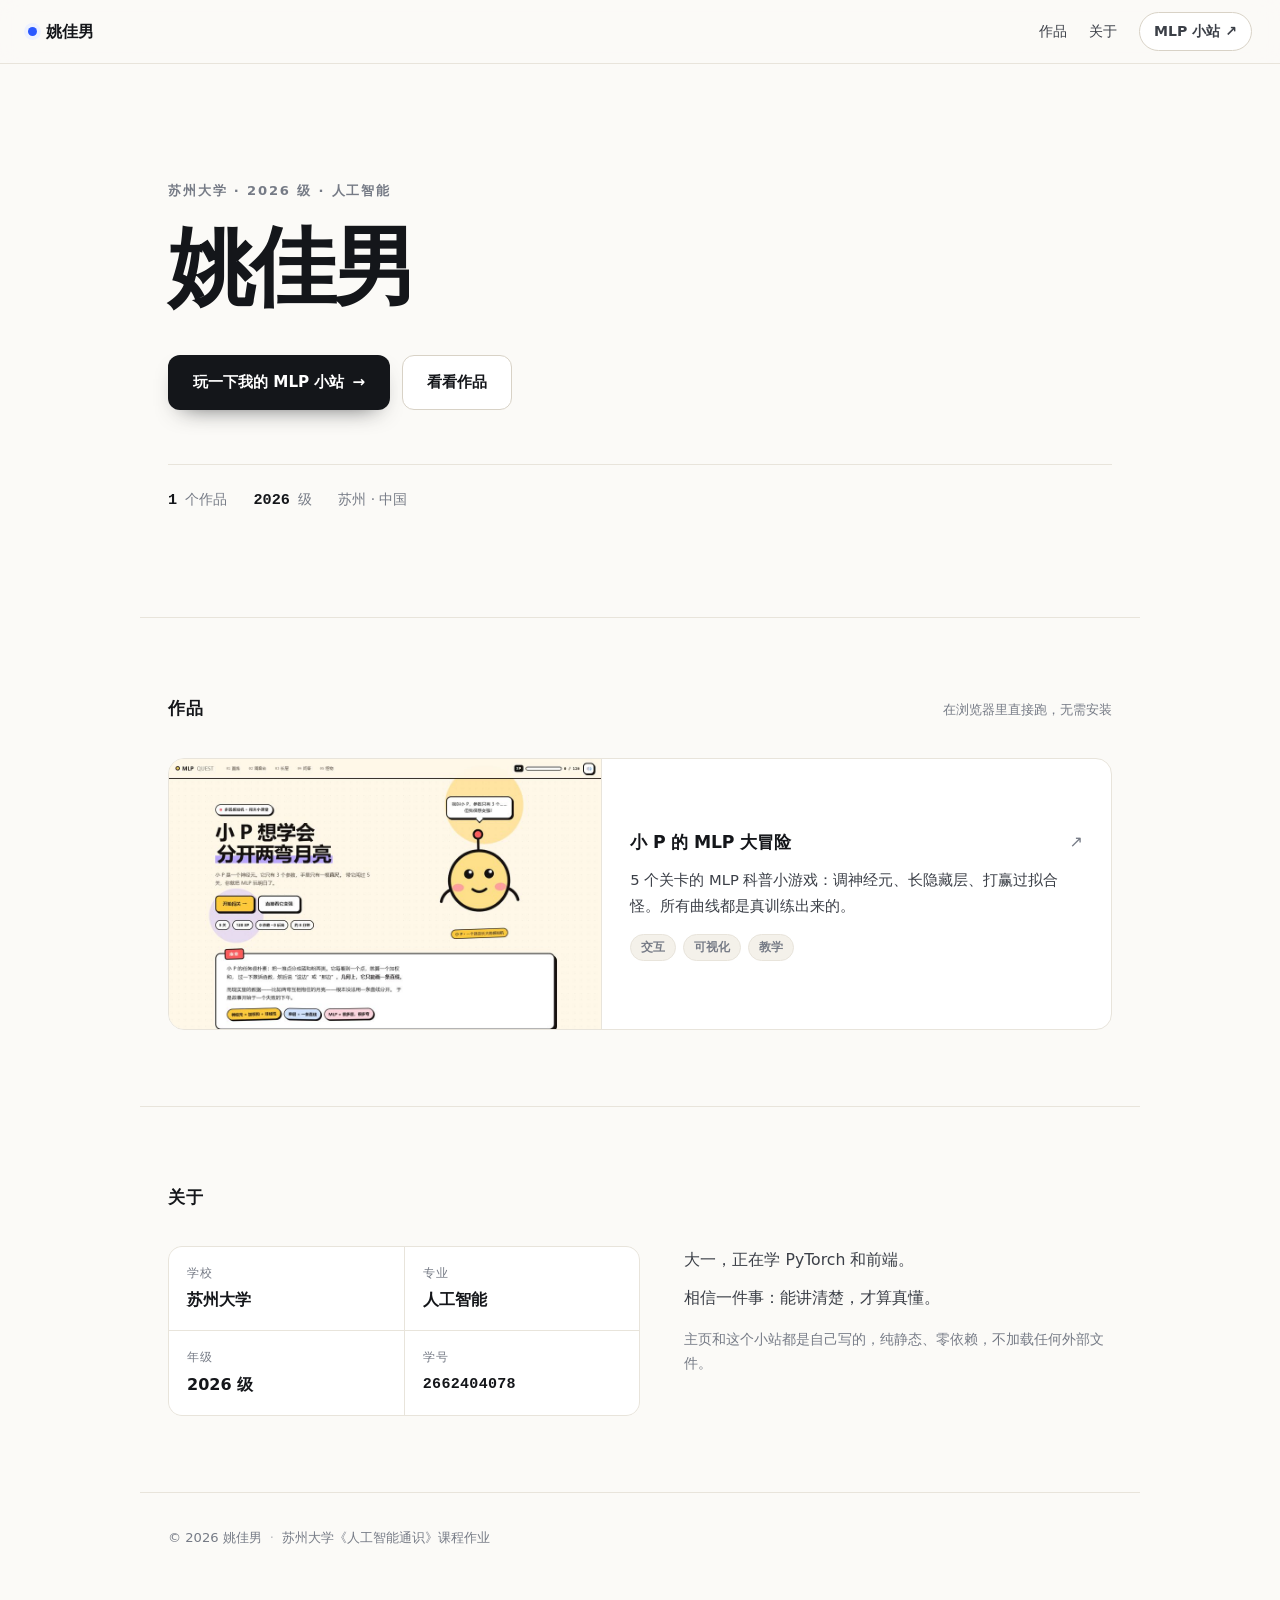
<file: index.html>
<!DOCTYPE html>
<html lang="zh-CN">
<head>
<meta charset="UTF-8" />
<meta name="viewport" content="width=device-width, initial-scale=1.0" />
<title>姚佳男 · 苏州大学 2026 级人工智能</title>
<meta name="description" content="姚佳男的个人主页：苏州大学 2026 级人工智能专业。作品：小 P 的 MLP 大冒险、多层感知机可视化讲解。" />
<meta name="author" content="姚佳男" />
<link rel="stylesheet" href="assets/style.css" />
<link rel="icon" href="data:image/svg+xml,<svg xmlns='http://www.w3.org/2000/svg' viewBox='0 0 100 100'><rect width='100' height='100' rx='24' fill='%2314161A'/><text x='50' y='68' font-size='52' font-family='sans-serif' font-weight='700' fill='%23FBFAF7' text-anchor='middle'>姚</text></svg>" />
</head>
<body>

<header class="nav">
  <a class="mark" href="#top">
    <span class="mark-dot"></span>
    姚佳男
  </a>
  <nav class="nav-links">
    <a href="#work">作品</a>
    <a href="#about">关于</a>
    <a class="nav-cta" href="mlp-quest/index.html">MLP 小站 ↗</a>
  </nav>
</header>

<main id="top">

  <!-- ========== 首屏 ========== -->
  <section class="hero">
    <p class="eyebrow">苏州大学 · 2026 级 · 人工智能</p>

    <h1>姚佳男</h1>

    <div class="actions">
      <a class="btn btn-primary" href="mlp-quest/index.html">
        玩一下我的 MLP 小站
        <span class="arrow">→</span>
      </a>
      <a class="btn btn-ghost" href="#work">看看作品</a>
    </div>

    <ul class="meta">
      <li><b>1</b> 个作品</li>
      <li><b>2026</b> 级</li>
      <li>苏州 · 中国</li>
    </ul>
  </section>

  <!-- ========== 作品 ========== -->
  <section class="section" id="work">
    <div class="sec-head">
      <h2>作品</h2>
      <span class="sec-note">在浏览器里直接跑，无需安装</span>
    </div>

    <div class="cards">

      <a class="card" href="mlp-quest/index.html">
        <div class="thumb">
          <img src="assets/thumb-quest.jpg" alt="小 P 的 MLP 大冒险 首页截图" loading="lazy" />
        </div>
        <div class="card-body">
          <div class="card-top">
            <h3>小 P 的 MLP 大冒险</h3>
            <span class="card-arrow">↗</span>
          </div>
          <p>5 个关卡的 MLP 科普小游戏：调神经元、长隐藏层、打赢过拟合怪。所有曲线都是真训练出来的。</p>
          <ul class="tags">
            <li>交互</li>
            <li>可视化</li>
            <li>教学</li>
          </ul>
        </div>
      </a>

    </div>
  </section>

  <!-- ========== 关于 ========== -->
  <section class="section" id="about">
    <div class="sec-head">
      <h2>关于</h2>
    </div>

    <div class="about-grid">
      <dl class="facts">
        <div><dt>学校</dt><dd>苏州大学</dd></div>
        <div><dt>专业</dt><dd>人工智能</dd></div>
        <div><dt>年级</dt><dd>2026 级</dd></div>
        <div><dt>学号</dt><dd class="mono">2662404078</dd></div>
      </dl>

      <div class="about-text">
        <p>大一，正在学 PyTorch 和前端。</p>
        <p>相信一件事：能讲清楚，才算真懂。</p>
        <p class="dim">主页和这个小站都是自己写的，纯静态、零依赖，不加载任何外部文件。</p>
      </div>
    </div>
  </section>

</main>

<footer class="foot">
  <span>© 2026 姚佳男</span>
  <span class="dot">·</span>
  <span>苏州大学《人工智能通识》课程作业</span>
</footer>

<script>
  // 元素进入视口时淡入（无依赖）
  const io = new IntersectionObserver(
    (entries) => entries.forEach((e) => e.isIntersecting && e.target.classList.add("in")),
    { threshold: 0.15 }
  );
  document.querySelectorAll(".card, .section, .hero > *").forEach((el) => {
    el.classList.add("reveal");
    io.observe(el);
  });
</script>

</body>
</html>
</file>
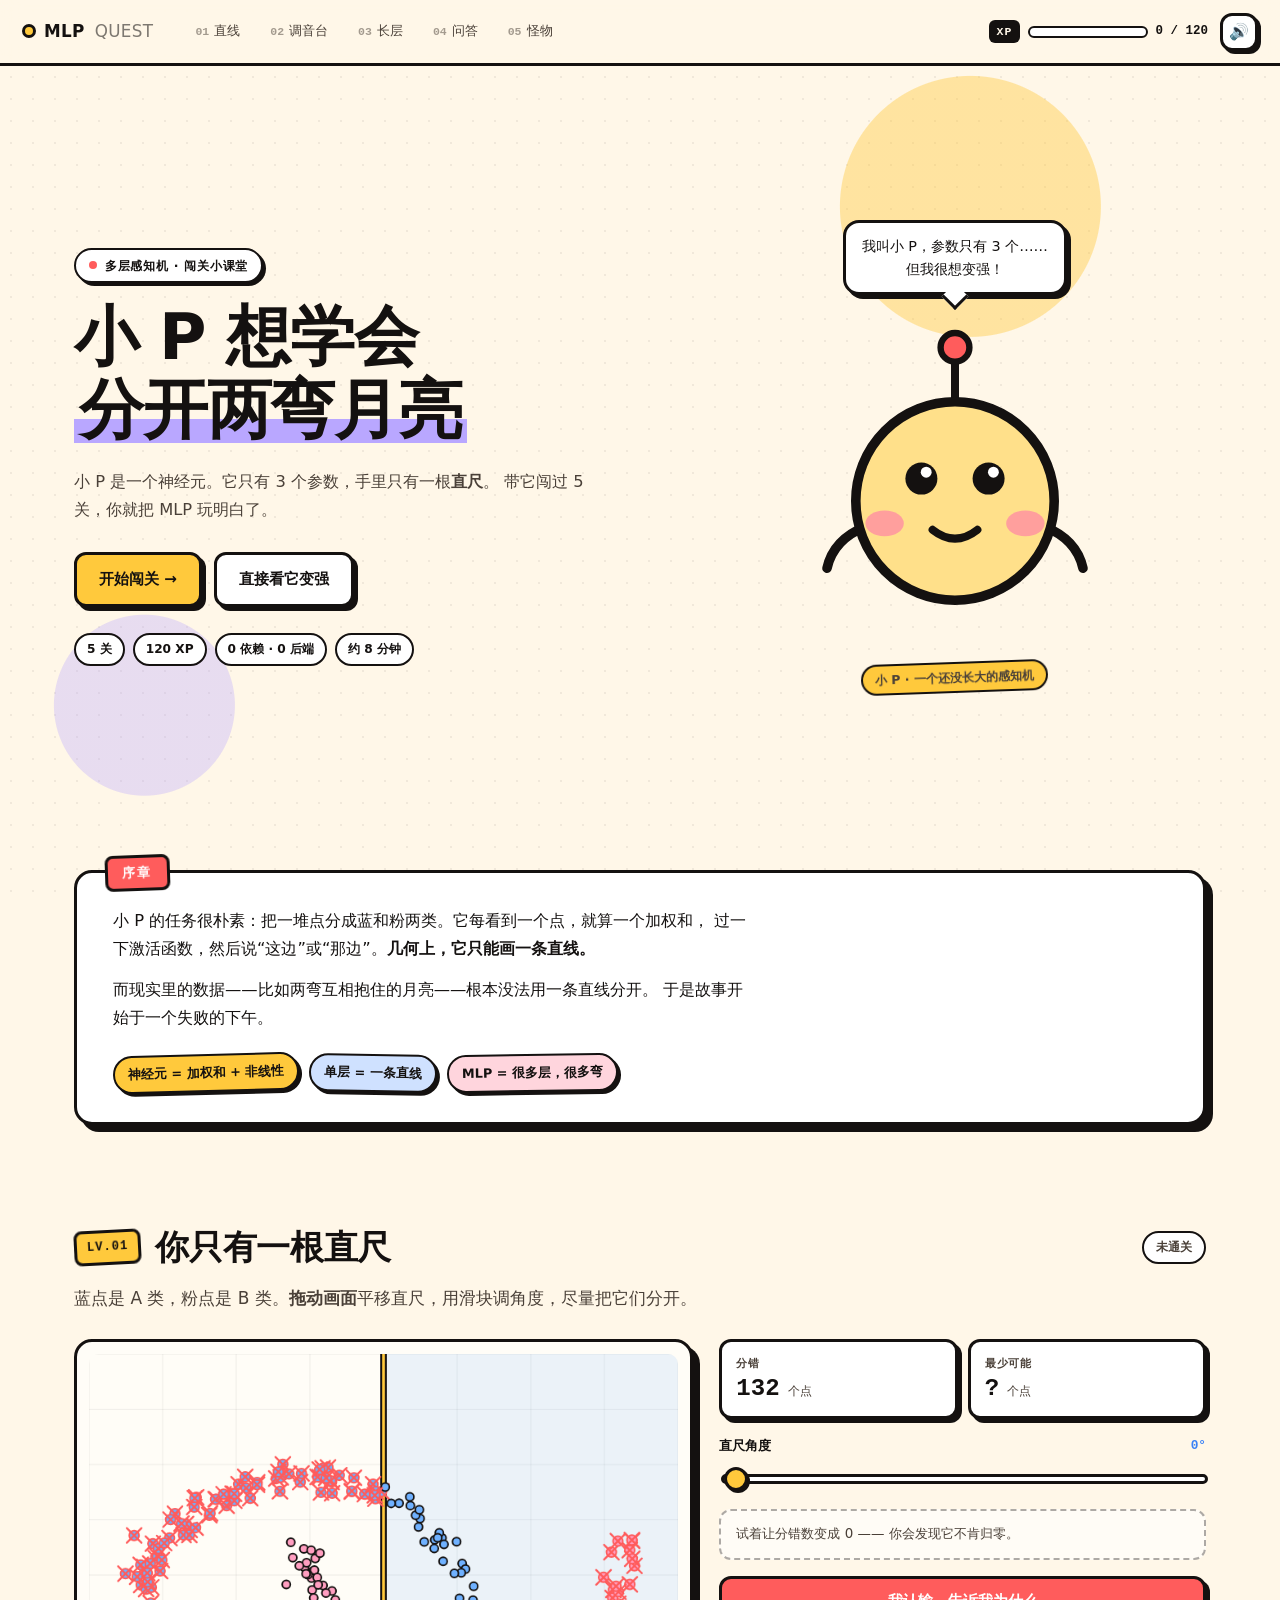
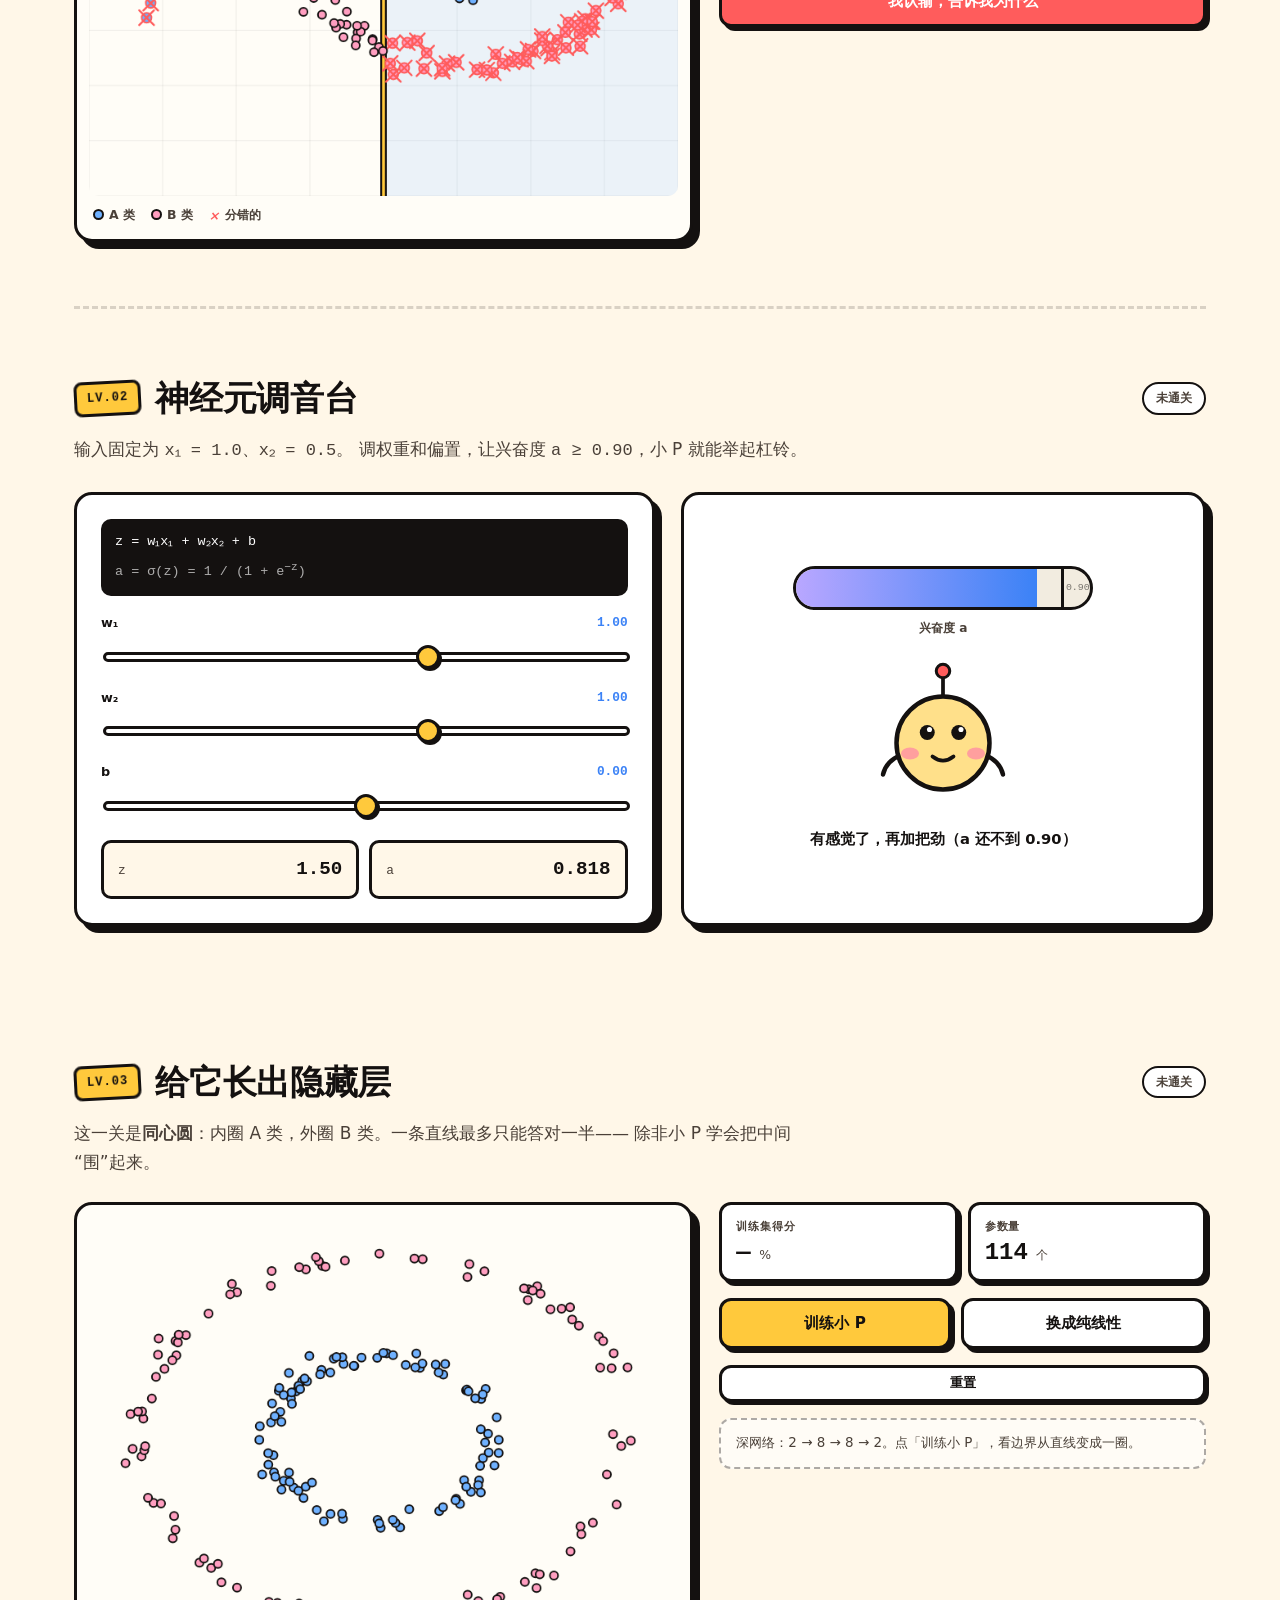
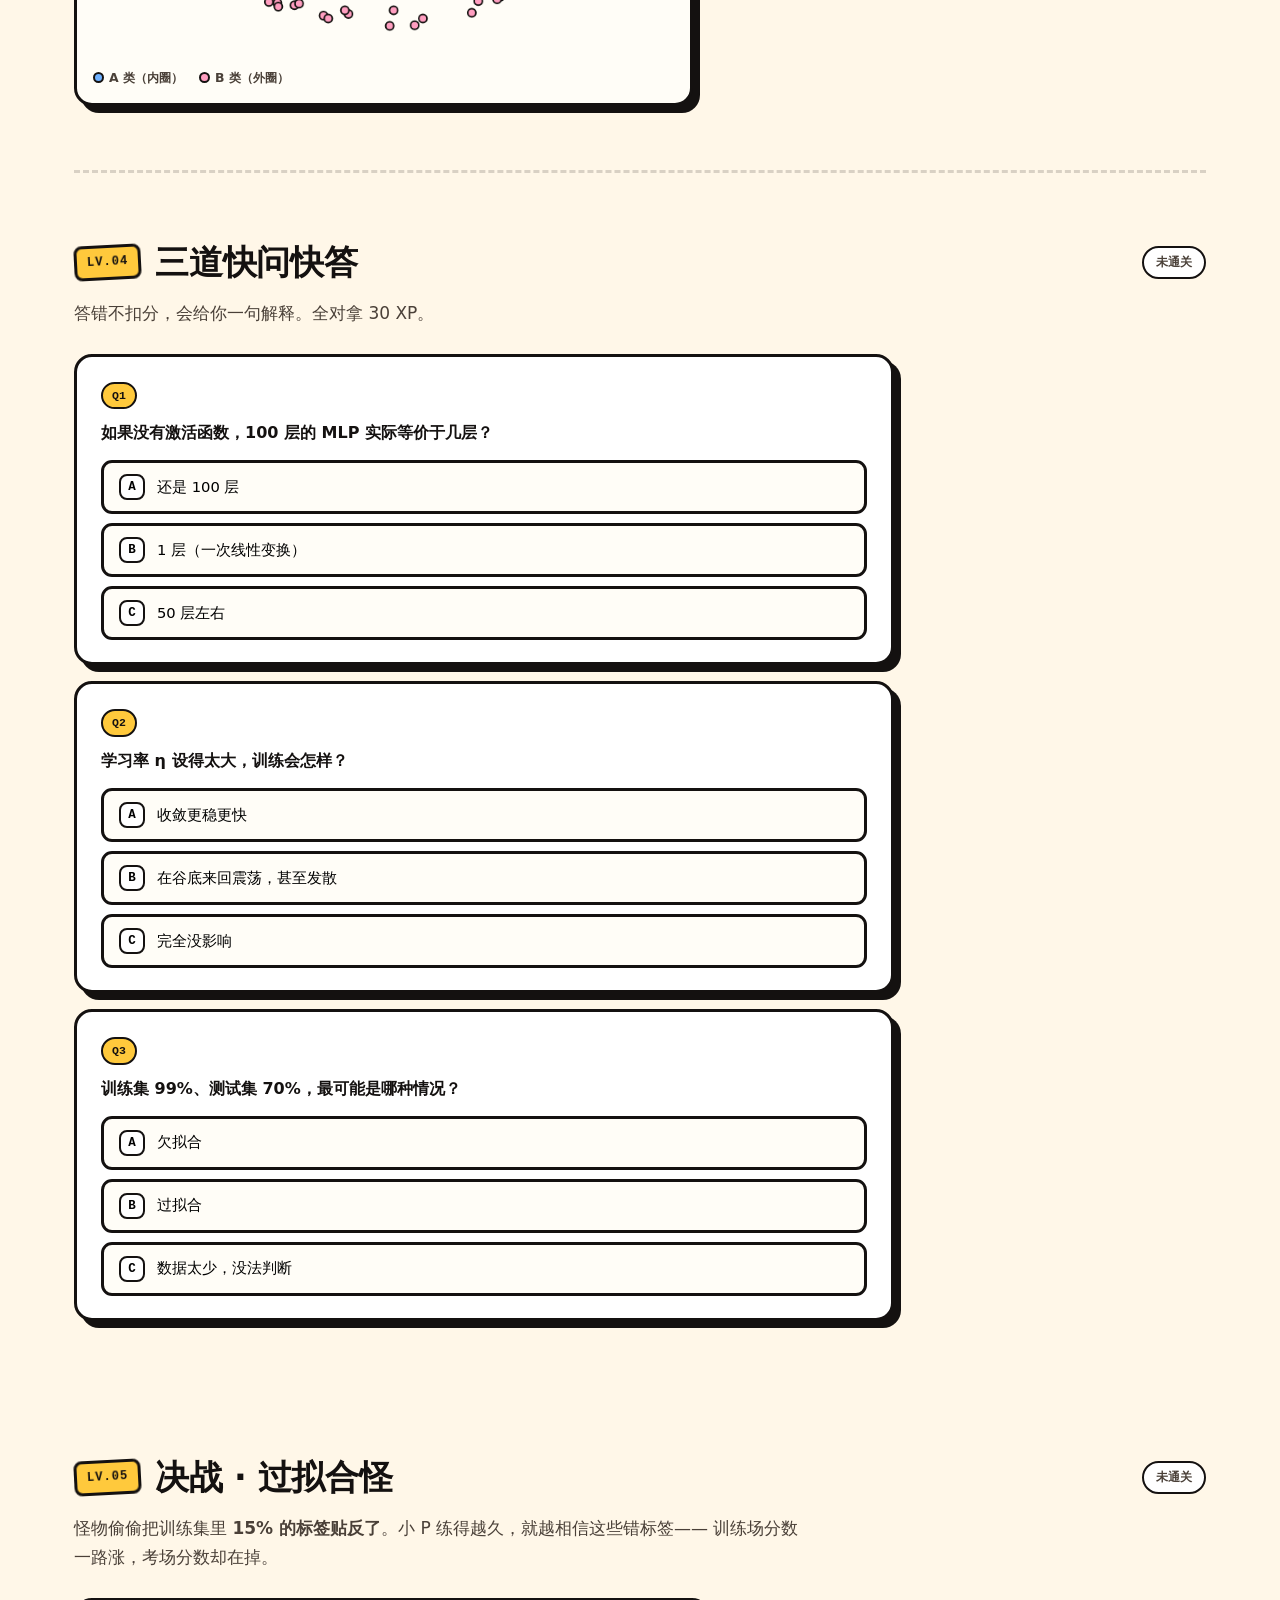
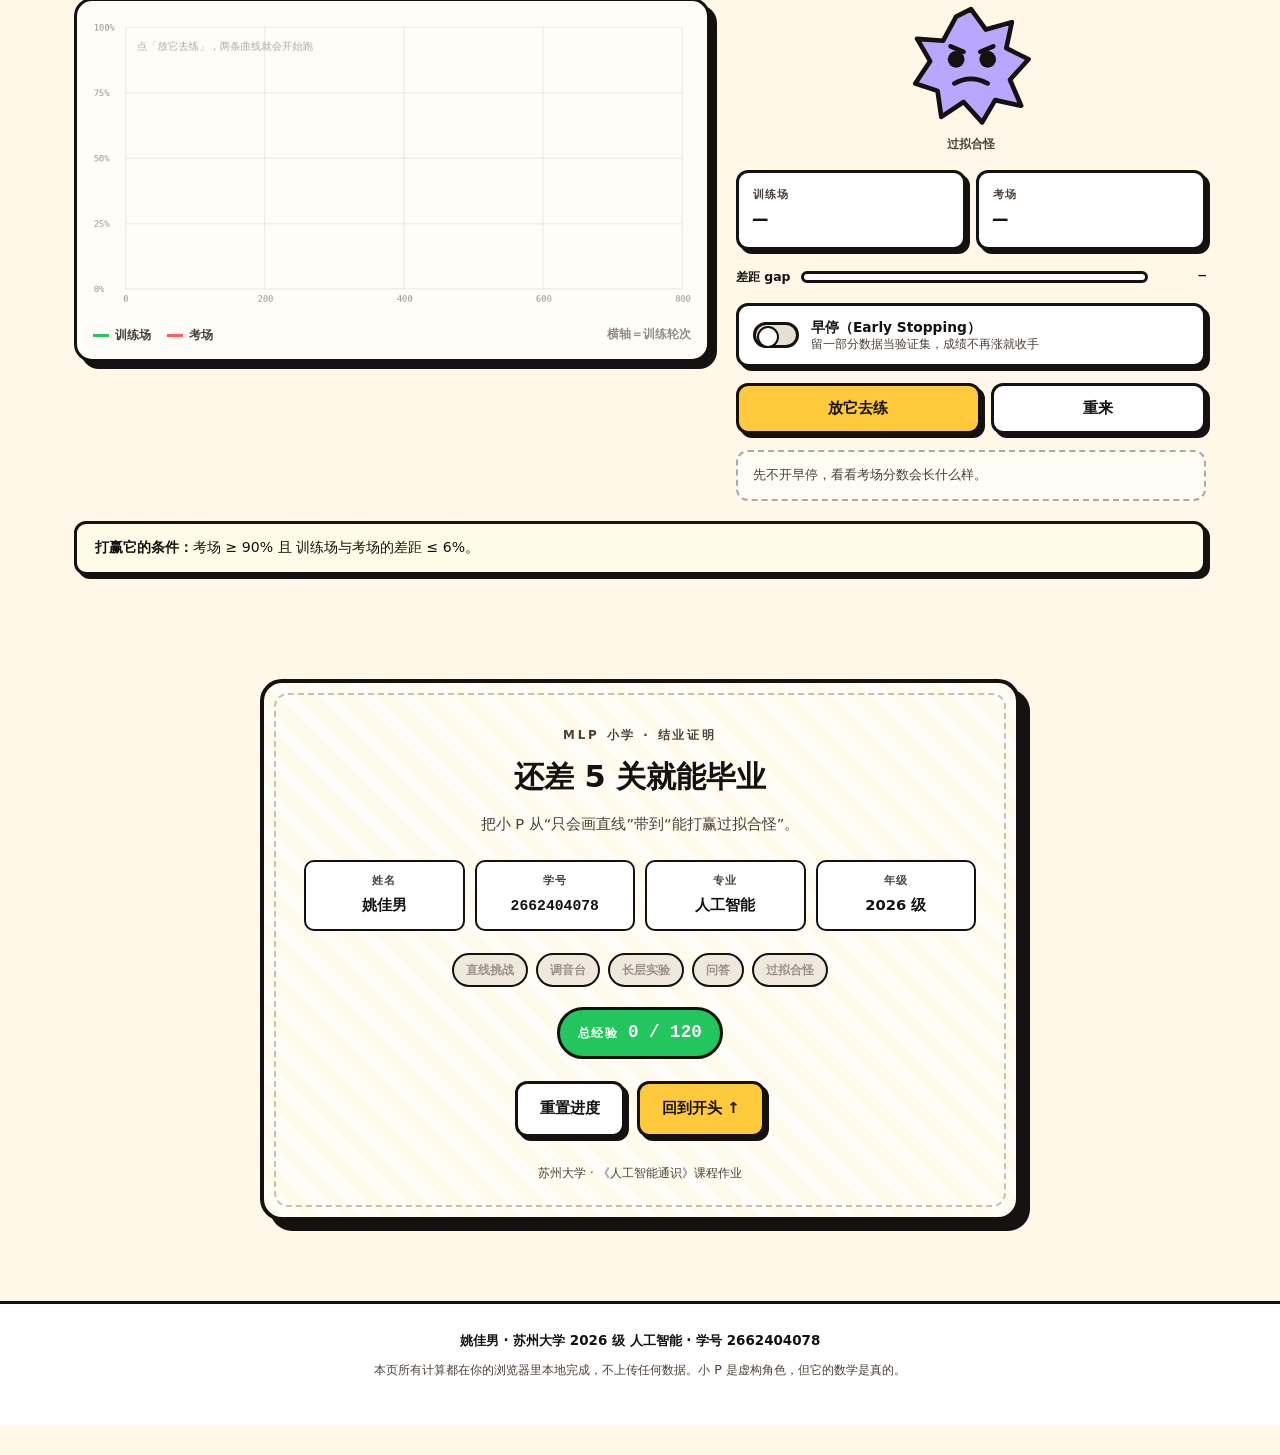
<file: mlp-quest/index.html>
<!DOCTYPE html>
<html lang="zh-CN">
<head>
<meta charset="UTF-8" />
<meta name="viewport" content="width=device-width, initial-scale=1.0" />
<title>小 P 的 MLP 大冒险 · 姚佳男</title>
<meta name="description" content="一个用闯关游戏讲多层感知机（MLP）的网站：直线挑战、神经元调音台、长层实验、知识问答、过拟合怪。" />
<meta name="author" content="姚佳男" />
<link rel="stylesheet" href="assets/style.css" />
<link rel="icon" href="data:image/svg+xml,<svg xmlns='http://www.w3.org/2000/svg' viewBox='0 0 100 100'><circle cx='50' cy='52' r='38' fill='%23FFE08A' stroke='%2314110F' stroke-width='6'/><circle cx='38' cy='46' r='6' fill='%2314110F'/><circle cx='62' cy='46' r='6' fill='%2314110F'/><path d='M40 62 q10 9 20 0' stroke='%2314110F' stroke-width='5' fill='none' stroke-linecap='round'/></svg>" />
</head>
<body>

<!-- ================= 彩带 ================= -->
<canvas id="confetti" class="confetti"></canvas>

<!-- ================= 顶部 HUD ================= -->
<header class="hud">
  <a class="hud-logo" href="#top">
    <span class="logo-dot"></span>
    MLP<span class="logo-thin">QUEST</span>
  </a>

  <nav class="hud-nav" id="hudNav">
    <a href="#lv1" data-lv="1"><b>01</b>直线</a>
    <a href="#lv2" data-lv="2"><b>02</b>调音台</a>
    <a href="#lv3" data-lv="3"><b>03</b>长层</a>
    <a href="#lv4" data-lv="4"><b>04</b>问答</a>
    <a href="#lv5" data-lv="5"><b>05</b>怪物</a>
  </nav>

  <div class="hud-right">
    <div class="xp">
      <span class="xp-label">XP</span>
      <div class="xp-track"><div class="xp-fill" id="xpFill"></div></div>
      <span class="xp-num" id="xpText">0 / 120</span>
    </div>
    <button class="icon-btn" id="soundBtn" aria-label="音效开关" title="音效开关">🔊</button>
  </div>
</header>

<!-- ================= HERO ================= -->
<section class="hero" id="top">
  <div class="hero-dots-bg"></div>

  <div class="hero-copy">
    <p class="kicker"><span class="kicker-dot"></span>多层感知机 · 闯关小课堂</p>

    <h1>
      小 P 想学会<br />
      <span class="hl hl-blue">分开两弯月亮</span>
    </h1>

    <p class="hero-sub">
      小 P 是一个神经元。它只有 3 个参数，手里只有一根<strong>直尺</strong>。
      带它闯过 5 关，你就把 MLP 玩明白了。
    </p>

    <div class="hero-actions">
      <a class="btn btn-primary" id="startBtn" href="#lv1">开始闯关 →</a>
      <a class="btn btn-ghost" href="#lv3">直接看它变强</a>
    </div>

    <ul class="chips">
      <li>5 关</li>
      <li>120 XP</li>
      <li>0 依赖 · 0 后端</li>
      <li>约 8 分钟</li>
    </ul>
  </div>

  <div class="hero-mascot">
    <div class="bubble" id="heroBubble">我叫小 P，参数只有 3 个……<br />但我很想变强！</div>
    <div class="mascot mascot--lg" id="heroMascot" data-mood="idle"></div>
    <div class="nameplate">小 P · 一个还没长大的感知机</div>
  </div>
</section>

<!-- ================= 序章 ================= -->
<section class="story" id="story">
  <div class="story-card">
    <p class="story-tag">序章</p>
    <p class="story-text">
      小 P 的任务很朴素：把一堆点分成蓝和粉两类。它每看到一个点，就算一个加权和，
      过一下激活函数，然后说“这边”或“那边”。<strong>几何上，它只能画一条直线。</strong>
    </p>
    <p class="story-text">
      而现实里的数据——比如两弯互相抱住的月亮——根本没法用一条直线分开。
      于是故事开始于一个失败的下午。
    </p>
    <div class="story-stickers">
      <span class="sticker s-yellow">神经元 = 加权和 + 非线性</span>
      <span class="sticker s-blue">单层 = 一条直线</span>
      <span class="sticker s-pink">MLP = 很多层，很多弯</span>
    </div>
  </div>
</section>

<!-- ================= LV.01 ================= -->
<section class="level" id="lv1">
  <div class="level-head">
    <span class="lv-tag">LV.01</span>
    <h2>你只有一根直尺</h2>
    <span class="lv-state" data-state-for="1">未通关</span>
  </div>
  <p class="level-sub">
    蓝点是 A 类，粉点是 B 类。<strong>拖动画面</strong>平移直尺，用滑块调角度，尽量把它们分开。
  </p>

  <div class="game-grid">
    <div class="stage">
      <canvas id="c1" width="720" height="540"></canvas>
      <div class="stage-legend">
        <span><i class="dot dot-a"></i>A 类</span>
        <span><i class="dot dot-b"></i>B 类</span>
        <span><i class="dot dot-x">×</i>分错的</span>
      </div>
    </div>

    <div class="side">
      <div class="scoreboard">
        <div class="sb-item">
          <span>分错</span>
          <b id="missCount" class="mono">0</b>
          <em>个点</em>
        </div>
        <div class="sb-item">
          <span>最少可能</span>
          <b class="mono" id="missBest">—</b>
          <em>个点</em>
        </div>
      </div>

      <label class="ctrl">
        <span>直尺角度 <b class="mono" id="angleVal">0°</b></span>
        <input type="range" id="angle" min="0" max="180" step="1" value="0" />
      </label>

      <div class="hint" id="lv1Hint">试着让分错数变成 0 —— 你会发现它不肯归零。</div>

      <button class="btn btn-danger" id="giveUp">我认输，告诉我为什么</button>

      <div class="insight" id="lv1Insight" hidden>
        <h3>为什么怎么转都不行</h3>
        <p>
          两弯月亮是<strong>线性不可分</strong>的：任何一个方向切下去，都必然有一块被切错。
          这就是单个神经元的表达上限。
        </p>
        <p>
          要分开它们，边界得<strong>弯</strong>起来。而弯 = 非线性 + 多层。
          下一关，我们就给小 P 加零件。
        </p>
      </div>
    </div>
  </div>
</section>

<!-- ================= LV.02 ================= -->
<section class="level level-alt" id="lv2">
  <div class="level-head">
    <span class="lv-tag">LV.02</span>
    <h2>神经元调音台</h2>
    <span class="lv-state" data-state-for="2">未通关</span>
  </div>
  <p class="level-sub">
    输入固定为 <span class="mono">x₁ = 1.0</span>、<span class="mono">x₂ = 0.5</span>。
    调权重和偏置，让兴奋度 <span class="mono">a ≥ 0.90</span>，小 P 就能举起杠铃。
  </p>

  <div class="mixer">
    <div class="mixer-panel">
      <div class="formula-strip">
        <span class="fx">z = w₁x₁ + w₂x₂ + b</span>
        <span class="fx dim">a = σ(z) = 1 / (1 + e<sup>−z</sup>)</span>
      </div>

      <label class="ctrl">
        <span>w₁ <b class="mono" id="w1v">1.00</b></span>
        <input type="range" id="w1" min="-4" max="4" step="0.05" value="1" />
      </label>
      <label class="ctrl">
        <span>w₂ <b class="mono" id="w2v">1.00</b></span>
        <input type="range" id="w2" min="-4" max="4" step="0.05" value="1" />
      </label>
      <label class="ctrl">
        <span>b <b class="mono" id="bv">0.00</b></span>
        <input type="range" id="bb" min="-4" max="4" step="0.05" value="0" />
      </label>

      <div class="readout">
        <div><span class="ro-k">z</span><b class="mono" id="mixZ">1.50</b></div>
        <div><span class="ro-k">a</span><b class="mono" id="mixA">0.82</b></div>
      </div>
    </div>

    <div class="mixer-stage">
      <div class="gauge">
        <div class="gauge-track">
          <div class="gauge-fill" id="mixBar"></div>
          <div class="gauge-target"><span>0.90</span></div>
        </div>
        <p class="gauge-cap">兴奋度 a</p>
      </div>
      <div class="mascot mascot--md" id="mixMascot" data-mood="confused"></div>
      <p class="mixer-status" id="mixStatus">还差点火候……</p>
    </div>
  </div>
</section>

<!-- ================= LV.03 ================= -->
<section class="level" id="lv3">
  <div class="level-head">
    <span class="lv-tag">LV.03</span>
    <h2>给它长出隐藏层</h2>
    <span class="lv-state" data-state-for="3">未通关</span>
  </div>
  <p class="level-sub">
    这一关是<strong>同心圆</strong>：内圈 A 类，外圈 B 类。一条直线最多只能答对一半——
    除非小 P 学会把中间“围”起来。
  </p>

  <div class="game-grid">
    <div class="stage">
      <canvas id="c3" width="720" height="540"></canvas>
      <div class="stage-legend">
        <span><i class="dot dot-a"></i>A 类（内圈）</span>
        <span><i class="dot dot-b"></i>B 类（外圈）</span>
      </div>
    </div>

    <div class="side">
      <div class="scoreboard">
        <div class="sb-item">
          <span>训练集得分</span>
          <b id="acc3" class="mono">—</b>
          <em>%</em>
        </div>
        <div class="sb-item">
          <span>参数量</span>
          <b id="par3" class="mono">—</b>
          <em>个</em>
        </div>
      </div>

      <div class="btn-row">
        <button class="btn btn-primary" id="train3">训练小 P</button>
        <button class="btn btn-ghost" id="linear3">换成纯线性</button>
      </div>
      <button class="btn btn-tiny" id="reset3">重置</button>

      <div class="hint" id="lv3Hint">
        深网络：2 → 8 → 8 → 2。点「训练小 P」，看边界从直线变成一圈。
      </div>

      <div class="compare" id="compare3" hidden>
        <h3>成绩单</h3>
        <div class="cmp-row"><span>深网络 <em>2-8-8-2</em></span><b class="mono good" id="cmpDeep">—</b></div>
        <div class="cmp-row"><span>纯线性 <em>2-2</em></span><b class="mono bad" id="cmpLin">—</b></div>
        <p class="cmp-note">同样训练 300 轮，加了隐藏层才可能把圆“包”起来。</p>
      </div>
    </div>
  </div>
</section>

<!-- ================= LV.04 ================= -->
<section class="level level-alt" id="lv4">
  <div class="level-head">
    <span class="lv-tag">LV.04</span>
    <h2>三道快问快答</h2>
    <span class="lv-state" data-state-for="4">未通关</span>
  </div>
  <p class="level-sub">答错不扣分，会给你一句解释。全对拿 30 XP。</p>

  <div class="quiz" id="quiz"></div>
</section>

<!-- ================= LV.05 ================= -->
<section class="level" id="lv5">
  <div class="level-head">
    <span class="lv-tag">LV.05</span>
    <h2>决战 · 过拟合怪</h2>
    <span class="lv-state" data-state-for="5">未通关</span>
  </div>
  <p class="level-sub">
    怪物偷偷把训练集里 <strong>15% 的标签贴反了</strong>。小 P 练得越久，就越相信这些错标签——
    训练场分数一路涨，考场分数却在掉。
  </p>

  <div class="boss-grid">
    <div class="stage stage-chart">
      <canvas id="c5" width="760" height="380"></canvas>
      <div class="stage-legend">
        <span><i class="line line-train"></i>训练场</span>
        <span><i class="line line-test"></i>考场</span>
        <span class="legend-note">横轴＝训练轮次</span>
      </div>
    </div>

    <div class="side">
      <div class="monster-wrap">
        <div class="monster" id="monster" data-level="0">
          <svg viewBox="0 0 140 140" aria-hidden="true">
            <path d="M70 12 L86 34 L114 26 L108 54 L132 66 L112 88 L124 116 L96 110 L82 134 L62 112 L38 128 L34 100 L10 92 L26 68 L12 44 L40 46 L54 20 Z"
                  fill="#B9A7FF" stroke="#14110F" stroke-width="5" stroke-linejoin="round"/>
            <circle cx="54" cy="66" r="9" fill="#14110F"/>
            <circle cx="88" cy="66" r="9" fill="#14110F"/>
            <path d="M48 52 l14 6 M94 52 l-14 6" stroke="#14110F" stroke-width="5" stroke-linecap="round"/>
            <path d="M52 92 q18 -10 36 0" stroke="#14110F" stroke-width="5" fill="none" stroke-linecap="round"/>
          </svg>
        </div>
        <p class="monster-name">过拟合怪</p>
      </div>

      <div class="scoreboard two">
        <div class="sb-item">
          <span>训练场</span>
          <b class="mono" id="tr5">—</b>
        </div>
        <div class="sb-item">
          <span>考场</span>
          <b class="mono" id="te5">—</b>
        </div>
      </div>
      <div class="gap-bar">
        <span>差距 gap</span>
        <div class="gap-track"><div class="gap-fill" id="gapFill"></div></div>
        <b class="mono" id="gap5">—</b>
      </div>

      <label class="switch">
        <input type="checkbox" id="earlyStop" />
        <span class="switch-ui"></span>
        <span class="switch-text">
          <b>早停（Early Stopping）</b>
          <em>留一部分数据当验证集，成绩不再涨就收手</em>
        </span>
      </label>

      <div class="btn-row">
        <button class="btn btn-primary" id="train5">放它去练</button>
        <button class="btn btn-ghost" id="reset5">重来</button>
      </div>

      <div class="hint" id="lv5Hint">先不开早停，看看考场分数会长什么样。</div>
    </div>
  </div>

  <div class="boss-tip">
    <strong>打赢它的条件：</strong>考场 ≥ 90% 且 训练场与考场的差距 ≤ 6%。
  </div>
</section>

<!-- ================= 结局 ================= -->
<section class="finale" id="finale">
  <div class="cert" id="cert">
    <p class="cert-kicker">MLP 小学 · 结业证明</p>
    <h2 id="certTitle">再闯几关就能毕业了</h2>
    <p class="cert-text" id="certText">把小 P 从“只会画直线”带到“能打赢过拟合怪”。</p>

    <div class="cert-grid">
      <div><span>姓名</span><b>姚佳男</b></div>
      <div><span>学号</span><b class="mono">2662404078</b></div>
      <div><span>专业</span><b>人工智能</b></div>
      <div><span>年级</span><b>2026 级</b></div>
    </div>

    <div class="badges" id="badges">
      <span class="badge" data-badge="1">直线挑战</span>
      <span class="badge" data-badge="2">调音台</span>
      <span class="badge" data-badge="3">长层实验</span>
      <span class="badge" data-badge="4">问答</span>
      <span class="badge" data-badge="5">过拟合怪</span>
    </div>

    <div class="cert-score">
      <span>总经验</span>
      <b class="mono" id="certXp">0 / 120</b>
    </div>

    <div class="cert-actions">
      <button class="btn btn-ghost" id="restart">重置进度</button>
      <a class="btn btn-primary" href="#top">回到开头 ↑</a>
    </div>

    <p class="cert-foot">苏州大学 · 《人工智能通识》课程作业</p>
  </div>
</section>

<footer class="foot">
  <p>姚佳男 · 苏州大学 2026 级 人工智能 · 学号 2662404078</p>
  <p class="foot-dim">本页所有计算都在你的浏览器里本地完成，不上传任何数据。小 P 是虚构角色，但它的数学是真的。</p>
</footer>

<script src="assets/app.js"></script>
</body>
</html>
</file>
<file: assets/style.css>
/* ==========================================================
   姚佳男 · 个人主页
   亮色 / 极简 / 无依赖
   ========================================================== */

:root {
  --bg: #fbfaf7;
  --surface: #ffffff;
  --ink: #14161a;
  --ink-2: #3b3f47;
  --muted: #767b86;
  --line: #e8e4db;
  --line-2: #d8d2c6;
  --accent: #2b59ff;
  --accent-soft: #eef2ff;

  --sans: "PingFang SC", "Hiragino Sans GB", "Microsoft YaHei", "Segoe UI",
    system-ui, -apple-system, sans-serif;
  --mono: ui-monospace, "Cascadia Mono", Consolas, monospace;

  --maxw: 1000px;
}

* { box-sizing: border-box; }

html { scroll-behavior: smooth; }

body {
  margin: 0;
  background: var(--bg);
  color: var(--ink);
  font-family: var(--sans);
  font-size: 17px;
  line-height: 1.75;
  -webkit-font-smoothing: antialiased;
  overflow-x: hidden;
}

a { color: inherit; text-decoration: none; }
b, strong { font-weight: 700; }
.mono { font-family: var(--mono); font-variant-numeric: tabular-nums; }

/* ================= 顶栏 ================= */
.nav {
  position: sticky;
  top: 0;
  z-index: 50;
  display: flex;
  align-items: center;
  justify-content: space-between;
  gap: 20px;
  height: 64px;
  padding: 0 28px;
  background: rgba(251, 250, 247, 0.86);
  backdrop-filter: saturate(180%) blur(12px);
  border-bottom: 1px solid var(--line);
}

.mark {
  display: inline-flex;
  align-items: center;
  gap: 9px;
  font-weight: 800;
  font-size: 1rem;
  letter-spacing: -0.01em;
}
.mark-dot {
  width: 9px; height: 9px;
  border-radius: 50%;
  background: var(--accent);
  box-shadow: 0 0 0 4px var(--accent-soft);
}

.nav-links {
  display: flex;
  align-items: center;
  gap: 22px;
  font-size: 0.88rem;
  color: var(--ink-2);
}
.nav-links a {
  transition: color 0.16s;
}
.nav-links a:hover { color: var(--accent); }

.nav-cta {
  padding: 6px 14px;
  border: 1px solid var(--line-2);
  border-radius: 999px;
  background: var(--surface);
  font-weight: 600;
  transition: border-color 0.16s, color 0.16s, transform 0.16s;
}
.nav-cta:hover {
  border-color: var(--accent);
  color: var(--accent) !important;
  transform: translateY(-1px);
}

/* ================= 首屏 ================= */
.hero {
  max-width: var(--maxw);
  margin: 0 auto;
  padding: 116px 28px 104px;
}

.eyebrow {
  margin: 0 0 20px;
  font-size: 0.82rem;
  font-weight: 600;
  letter-spacing: 0.14em;
  color: var(--muted);
  text-transform: uppercase;
}

.hero h1 {
  margin: 0;
  font-size: clamp(3rem, 8.5vw, 5.4rem);
  line-height: 1.02;
  letter-spacing: -0.045em;
  font-weight: 800;
}

.lede {
  margin: 26px 0 0;
  max-width: 30em;
  font-size: 1.12rem;
  line-height: 1.85;
  color: var(--ink-2);
}

.actions {
  display: flex;
  flex-wrap: wrap;
  gap: 12px;
  margin-top: 44px;
}

.btn {
  display: inline-flex;
  align-items: center;
  gap: 8px;
  padding: 13px 24px;
  border-radius: 12px;
  font-size: 0.95rem;
  font-weight: 700;
  border: 1px solid transparent;
  transition: transform 0.16s, box-shadow 0.2s, background 0.2s, border-color 0.2s;
}
.btn:active { transform: translateY(1px); }

.btn-primary {
  background: var(--ink);
  color: #fff;
  box-shadow: 0 10px 24px -14px rgba(20, 22, 26, 0.8);
}
.btn-primary:hover {
  transform: translateY(-2px);
  box-shadow: 0 16px 30px -14px rgba(20, 22, 26, 0.75);
}
.btn-primary .arrow {
  transition: transform 0.2s;
}
.btn-primary:hover .arrow { transform: translateX(3px); }

.btn-ghost {
  background: var(--surface);
  border-color: var(--line-2);
  color: var(--ink);
}
.btn-ghost:hover {
  border-color: var(--ink);
  transform: translateY(-2px);
}

.meta {
  display: flex;
  flex-wrap: wrap;
  gap: 26px;
  margin: 54px 0 0;
  padding: 22px 0 0;
  list-style: none;
  border-top: 1px solid var(--line);
  font-size: 0.86rem;
  color: var(--muted);
}
.meta b {
  color: var(--ink);
  font-family: var(--mono);
  font-size: 0.95rem;
  margin-right: 4px;
}

/* ================= 区块 ================= */
.section {
  max-width: var(--maxw);
  margin: 0 auto;
  padding: 76px 28px;
  border-top: 1px solid var(--line);
}

.sec-head {
  display: flex;
  align-items: baseline;
  justify-content: space-between;
  gap: 16px;
  flex-wrap: wrap;
  margin-bottom: 34px;
}
.sec-head h2 {
  margin: 0;
  font-size: 1.05rem;
  font-weight: 800;
  letter-spacing: 0.06em;
}
.sec-note {
  font-size: 0.84rem;
  color: var(--muted);
}

/* ================= 作品卡片 ================= */
.cards {
  display: grid;
  grid-template-columns: 1fr;
  gap: 26px;
}

.card {
  display: flex;
  flex-direction: row;
  background: var(--surface);
  border: 1px solid var(--line);
  border-radius: 16px;
  overflow: hidden;
  transition: transform 0.22s cubic-bezier(0.22, 1, 0.36, 1),
    box-shadow 0.22s, border-color 0.22s;
}
.card:hover {
  transform: translateY(-4px);
  border-color: var(--line-2);
  box-shadow: 0 22px 44px -28px rgba(20, 22, 26, 0.45);
}

.thumb {
  flex: 0 0 46%;
  min-width: 0;
  overflow: hidden;
  background: #f2efe8;
  border-right: 1px solid var(--line);
}
.thumb img {
  width: 100%;
  height: 100%;
  object-fit: cover;
  object-position: center top;
  display: block;
  transition: transform 0.5s cubic-bezier(0.22, 1, 0.36, 1);
}
.card:hover .thumb img { transform: scale(1.025); }

.card-body {
  display: flex;
  flex-direction: column;
  justify-content: center;
  gap: 10px;
  padding: 26px 28px;
}

.card-top {
  display: flex;
  align-items: center;
  justify-content: space-between;
  gap: 12px;
}
.card-top h3 {
  margin: 0;
  font-size: 1.08rem;
  font-weight: 800;
  letter-spacing: -0.01em;
}
.card-arrow {
  color: var(--muted);
  font-size: 1rem;
  transition: transform 0.2s, color 0.2s;
}
.card:hover .card-arrow { transform: translate(2px, -2px); color: var(--accent); }

.card-body p {
  margin: 0;
  font-size: 0.92rem;
  line-height: 1.75;
  color: var(--ink-2);
}

.tags {
  display: flex;
  flex-wrap: wrap;
  gap: 7px;
  margin: 6px 0 0;
  padding: 0;
  list-style: none;
}
.tags li {
  padding: 2px 10px;
  border-radius: 999px;
  background: #f4f1ea;
  border: 1px solid var(--line);
  font-size: 0.74rem;
  font-weight: 600;
  color: var(--muted);
}

/* ================= 关于 ================= */
.about-grid {
  display: grid;
  grid-template-columns: minmax(0, 1.05fr) minmax(0, 0.95fr);
  gap: 44px;
  align-items: start;
}

.facts {
  display: grid;
  grid-template-columns: repeat(2, minmax(0, 1fr));
  gap: 1px;
  margin: 0;
  background: var(--line);
  border: 1px solid var(--line);
  border-radius: 14px;
  overflow: hidden;
}
.facts > div {
  padding: 16px 18px;
  background: var(--surface);
}
.facts dt {
  font-size: 0.72rem;
  letter-spacing: 0.12em;
  text-transform: uppercase;
  color: var(--muted);
}
.facts dd {
  margin: 3px 0 0;
  font-size: 1rem;
  font-weight: 700;
}
.facts dd.mono { font-size: 0.94rem; letter-spacing: 0.02em; }

.about-text p {
  margin: 0 0 10px;
  font-size: 0.98rem;
  color: var(--ink-2);
}
.about-text p:last-child { margin-bottom: 0; }
.about-text .dim {
  margin-top: 16px;
  font-size: 0.86rem;
  color: var(--muted);
}

/* ================= 页脚 ================= */
.foot {
  max-width: var(--maxw);
  margin: 0 auto;
  padding: 34px 28px 52px;
  border-top: 1px solid var(--line);
  font-size: 0.82rem;
  color: var(--muted);
  display: flex;
  flex-wrap: wrap;
  gap: 8px;
}
.foot .dot { opacity: 0.5; }

/* ================= 入场动画 ================= */
.reveal {
  opacity: 0;
  transform: translateY(14px);
  transition: opacity 0.6s cubic-bezier(0.22, 1, 0.36, 1),
    transform 0.6s cubic-bezier(0.22, 1, 0.36, 1);
}
.reveal.in { opacity: 1; transform: none; }

/* ================= 响应式 ================= */
@media (max-width: 820px) {
  .card { flex-direction: column; }
  .thumb {
    flex: none;
    aspect-ratio: 16 / 10;
    border-right: none;
    border-bottom: 1px solid var(--line);
  }
  .card-body { padding: 20px 22px 22px; }
  .about-grid { grid-template-columns: 1fr; gap: 28px; }
  .hero { padding: 84px 22px 72px; }
  .section { padding: 60px 22px; }
  .nav { padding: 0 18px; }
  .nav-links { gap: 16px; }
  .sec-note { display: none; }
}

@media (max-width: 520px) {
  body { font-size: 16px; }
  .nav-links a:not(.nav-cta) { display: none; }
  .nav-cta { font-size: 0.8rem; padding: 5px 12px; }
  .hero h1 { letter-spacing: -0.035em; }
  .meta { gap: 16px; font-size: 0.8rem; }
  .btn { width: 100%; justify-content: center; }
  .facts { grid-template-columns: 1fr 1fr; }
}

@media (prefers-reduced-motion: reduce) {
  *, *::before, *::after {
    animation-duration: 0.001ms !important;
    transition-duration: 0.001ms !important;
  }
  html { scroll-behavior: auto; }
  .reveal { opacity: 1; transform: none; }
}
</file>
<file: mlp-quest/assets/style.css>
/* ==========================================================
   小 P 的 MLP 大冒险 · 样式
   姚佳男 / 苏州大学 2026 级人工智能
   风格：贴纸 / 新粗野主义（厚描边 + 硬阴影 + 奶油纸底）
   ========================================================== */

:root {
  --paper: #fff7e8;
  --paper-2: #fffdf7;
  --ink: #141110;
  --ink-soft: #4a4038;

  --red: #ff5c5c;
  --blue: #3b82f6;
  --yellow: #ffc93c;
  --green: #22c55e;
  --purple: #b9a7ff;
  --pink: #ff8fa3;

  --shadow: 7px 7px 0 var(--ink);
  --shadow-sm: 4px 4px 0 var(--ink);
  --radius: 18px;

  --sans: "PingFang SC", "Hiragino Sans GB", "Microsoft YaHei", "Segoe UI", system-ui, sans-serif;
  --mono: ui-monospace, "Cascadia Mono", Consolas, monospace;

  --hud: 66px;
}

* { box-sizing: border-box; }

html { scroll-behavior: smooth; }

body {
  margin: 0;
  background: var(--paper);
  color: var(--ink);
  font-family: var(--sans);
  font-size: 17px;
  line-height: 1.7;
  overflow-x: hidden;
  -webkit-font-smoothing: antialiased;
}

/* 纸面颗粒感 */
body::before {
  content: "";
  position: fixed;
  inset: 0;
  z-index: -1;
  pointer-events: none;
  opacity: 0.5;
  background-image: radial-gradient(rgba(20, 17, 16, 0.12) 1px, transparent 1px);
  background-size: 22px 22px;
}

a { color: inherit; text-decoration: none; }
b, strong { font-weight: 800; }
em { font-style: normal; }
.mono { font-family: var(--mono); font-variant-numeric: tabular-nums; }

/* ================= 彩带 ================= */
.confetti {
  position: fixed;
  inset: 0;
  z-index: 200;
  pointer-events: none;
  display: none;
}
.confetti.on { display: block; }

/* ================= HUD ================= */
.hud {
  position: fixed;
  top: 0; left: 0; right: 0;
  height: var(--hud);
  z-index: 90;
  display: flex;
  align-items: center;
  gap: 20px;
  padding: 0 22px;
  background: rgba(255, 247, 232, 0.92);
  backdrop-filter: blur(10px);
  border-bottom: 3px solid var(--ink);
}

.hud-logo {
  display: inline-flex;
  align-items: center;
  gap: 8px;
  font-weight: 900;
  font-size: 1.05rem;
  letter-spacing: 0.02em;
  white-space: nowrap;
}
.logo-dot {
  width: 14px; height: 14px;
  border-radius: 50%;
  background: var(--yellow);
  border: 3px solid var(--ink);
}
.logo-thin { font-weight: 400; opacity: 0.55; margin-left: 2px; }

.hud-nav {
  display: flex;
  gap: 6px;
  margin-left: 10px;
  overflow-x: auto;
  scrollbar-width: none;
}
.hud-nav::-webkit-scrollbar { display: none; }

.hud-nav a {
  display: inline-flex;
  align-items: center;
  gap: 5px;
  padding: 5px 10px;
  border-radius: 999px;
  border: 2px solid transparent;
  font-size: 0.82rem;
  color: var(--ink-soft);
  white-space: nowrap;
  transition: background 0.15s, border-color 0.15s, transform 0.15s;
}
.hud-nav a b { font-family: var(--mono); font-size: 0.72rem; opacity: 0.5; }
.hud-nav a:hover { background: #fff; border-color: var(--ink); transform: translateY(-1px); }
.hud-nav a.done { background: var(--green); border-color: var(--ink); color: #fff; }
.hud-nav a.done b { opacity: 0.85; }
.hud-nav a.active { background: var(--yellow); border-color: var(--ink); }

.hud-right {
  margin-left: auto;
  display: flex;
  align-items: center;
  gap: 12px;
}

.xp { display: flex; align-items: center; gap: 8px; }
.xp-label {
  font-family: var(--mono);
  font-size: 0.72rem;
  font-weight: 700;
  letter-spacing: 0.1em;
  padding: 2px 7px;
  border-radius: 6px;
  background: var(--ink);
  color: var(--paper);
}
.xp-track {
  width: 120px;
  height: 12px;
  border: 2px solid var(--ink);
  border-radius: 999px;
  background: #fff;
  overflow: hidden;
}
.xp-fill {
  height: 100%;
  width: 0%;
  background: repeating-linear-gradient(45deg, var(--green) 0 7px, #3ddc74 7px 14px);
  transition: width 0.5s cubic-bezier(0.22, 1, 0.36, 1);
}
.xp-num { font-family: var(--mono); font-size: 0.78rem; font-weight: 700; }

.icon-btn {
  width: 38px; height: 38px;
  display: grid;
  place-items: center;
  font-size: 1rem;
  border-radius: 12px;
  border: 3px solid var(--ink);
  background: #fff;
  box-shadow: 3px 3px 0 var(--ink);
  cursor: pointer;
  transition: transform 0.1s, box-shadow 0.1s;
}
.icon-btn:active { transform: translate(2px, 2px); box-shadow: 1px 1px 0 var(--ink); }
.icon-btn.muted { opacity: 0.45; }

/* ================= 按钮 ================= */
.btn {
  display: inline-flex;
  align-items: center;
  justify-content: center;
  gap: 8px;
  padding: 12px 22px;
  border-radius: 12px;
  border: 3px solid var(--ink);
  font-family: inherit;
  font-size: 0.95rem;
  font-weight: 800;
  color: var(--ink);
  background: #fff;
  box-shadow: var(--shadow-sm);
  cursor: pointer;
  transition: transform 0.08s, box-shadow 0.08s, background 0.15s;
  white-space: nowrap;
}
.btn:hover { transform: translate(-1px, -1px); box-shadow: 5px 5px 0 var(--ink); }
.btn:active { transform: translate(3px, 3px); box-shadow: 1px 1px 0 var(--ink); }
.btn:disabled { opacity: 0.5; cursor: not-allowed; transform: none; box-shadow: var(--shadow-sm); }

.btn-primary { background: var(--yellow); }
.btn-ghost { background: #fff; }
.btn-danger { background: var(--red); color: #fff; }
.btn-tiny {
  padding: 7px 14px;
  font-size: 0.8rem;
  box-shadow: 3px 3px 0 var(--ink);
}

/* ================= HERO ================= */
.hero {
  position: relative;
  max-width: 1180px;
  margin: 0 auto;
  padding: calc(var(--hud) + 58px) 24px 70px;
  display: grid;
  grid-template-columns: minmax(0, 1.08fr) minmax(0, 0.92fr);
  gap: 40px;
  align-items: center;
  min-height: calc(100vh - 40px);
}

.hero-dots-bg {
  position: absolute;
  inset: 0;
  pointer-events: none;
  background:
    radial-gradient(circle at 78% 24%, rgba(255, 201, 60, 0.55) 0 130px, transparent 131px),
    radial-gradient(circle at 8% 82%, rgba(185, 167, 255, 0.45) 0 90px, transparent 91px);
  z-index: 0;
  opacity: 0.75;
}

.hero-copy { position: relative; z-index: 1; }

.kicker {
  display: inline-flex;
  align-items: center;
  gap: 8px;
  margin: 0 0 18px;
  padding: 5px 13px;
  border: 2px solid var(--ink);
  border-radius: 999px;
  background: #fff;
  font-size: 0.78rem;
  font-weight: 700;
  letter-spacing: 0.06em;
  box-shadow: 3px 3px 0 var(--ink);
}
.kicker-dot {
  width: 8px; height: 8px;
  border-radius: 50%;
  background: var(--red);
}

.hero h1 {
  margin: 0;
  font-size: clamp(2.5rem, 5.6vw, 4.05rem);
  line-height: 1.12;
  font-weight: 900;
  letter-spacing: -0.02em;
}

.hl {
  position: relative;
  display: inline-block;
  padding: 0 0.08em;
  background-image: linear-gradient(transparent 62%, var(--yellow) 62%, var(--yellow) 96%, transparent 96%);
}
.hl-blue { background-image: linear-gradient(transparent 62%, var(--purple) 62%, var(--purple) 96%, transparent 96%); }

.hero-sub {
  margin: 22px 0 0;
  max-width: 32em;
  font-size: 1.02rem;
  color: var(--ink-soft);
}

.hero-actions {
  display: flex;
  flex-wrap: wrap;
  gap: 12px;
  margin-top: 28px;
}

.chips {
  display: flex;
  flex-wrap: wrap;
  gap: 8px;
  margin: 26px 0 0;
  padding: 0;
  list-style: none;
}
.chips li {
  padding: 4px 11px;
  border: 2px solid var(--ink);
  border-radius: 999px;
  background: #fff;
  font-size: 0.76rem;
  font-weight: 700;
}

.hero-mascot {
  position: relative;
  z-index: 1;
  display: flex;
  flex-direction: column;
  align-items: center;
  gap: 14px;
}

.bubble {
  position: relative;
  max-width: 260px;
  padding: 12px 16px;
  border: 3px solid var(--ink);
  border-radius: 16px;
  background: #fff;
  font-size: 0.9rem;
  line-height: 1.55;
  box-shadow: var(--shadow-sm);
  text-align: center;
}
.bubble::after {
  content: "";
  position: absolute;
  bottom: -14px;
  left: 50%;
  width: 16px; height: 16px;
  background: #fff;
  border-right: 3px solid var(--ink);
  border-bottom: 3px solid var(--ink);
  transform: translateX(-50%) rotate(45deg);
}

.nameplate {
  font-size: 0.78rem;
  font-weight: 700;
  color: var(--ink-soft);
  background: var(--yellow);
  border: 2px solid var(--ink);
  border-radius: 999px;
  padding: 3px 12px;
  transform: rotate(-2deg);
}

/* ================= 小 P ================= */
.mascot { display: block; }
.mascot svg { width: 100%; height: auto; display: block; overflow: visible; }
.mascot--lg { width: min(320px, 78vw); }
.mascot--md { width: 150px; }

.p-float {
  transform-origin: 100px 150px;
  animation: pFloat 3.2s ease-in-out infinite;
}
@keyframes pFloat {
  0%, 100% { transform: translateY(0) rotate(-1.5deg); }
  50% { transform: translateY(-9px) rotate(1.5deg); }
}

.p-eyes {
  transform-origin: 100px 100px;
  animation: pBlink 5.4s infinite;
}
@keyframes pBlink {
  0%, 92%, 100% { transform: scaleY(1); }
  95% { transform: scaleY(0.08); }
}

.p-mouth { display: none; }
.mascot[data-mood="idle"] .p-mouth--idle,
.mascot[data-mood="happy"] .p-mouth--happy,
.mascot[data-mood="confused"] .p-mouth--confused,
.mascot[data-mood="scared"] .p-mouth--scared { display: block; }

.mascot[data-mood="happy"] .p-float { animation-duration: 0.9s; }
.mascot[data-mood="scared"] .p-float { animation: pShake 0.28s infinite; }
@keyframes pShake {
  0%, 100% { transform: translate(0, 0) rotate(-2deg); }
  25% { transform: translate(-4px, 1px) rotate(2deg); }
  75% { transform: translate(4px, -1px) rotate(-2deg); }
}

.p-arm { transform-origin: 100px 140px; }
.mascot[data-mood="happy"] .p-arm-l { animation: pArmL 0.9s ease-in-out infinite; }
@keyframes pArmL {
  0%, 100% { transform: rotate(0deg); }
  50% { transform: rotate(-12deg); }
}

/* ================= 序章 ================= */
.story {
  max-width: 1180px;
  margin: 0 auto;
  padding: 10px 24px 30px;
}

.story-card {
  position: relative;
  padding: 34px 36px 30px;
  border: 3px solid var(--ink);
  border-radius: var(--radius);
  background: #fff;
  box-shadow: var(--shadow);
}

.story-tag {
  position: absolute;
  top: -18px; left: 28px;
  margin: 0;
  padding: 4px 14px;
  background: var(--red);
  color: #fff;
  font-weight: 900;
  font-size: 0.82rem;
  letter-spacing: 0.18em;
  border: 3px solid var(--ink);
  border-radius: 8px;
  transform: rotate(-2deg);
}

.story-text {
  margin: 0 0 14px;
  max-width: 62ch;
  font-size: 1.02rem;
}
.story-text:last-of-type { margin-bottom: 22px; }

.story-stickers { display: flex; flex-wrap: wrap; gap: 10px; }
.sticker {
  padding: 6px 13px;
  border: 2px solid var(--ink);
  border-radius: 999px;
  font-size: 0.8rem;
  font-weight: 700;
  box-shadow: 3px 3px 0 var(--ink);
}
.s-yellow { background: var(--yellow); transform: rotate(-1.5deg); }
.s-blue { background: #cfe1ff; transform: rotate(1deg); }
.s-pink { background: #ffd5dd; transform: rotate(-0.8deg); }

/* ================= 关卡通用 ================= */
.level {
  max-width: 1180px;
  margin: 0 auto;
  padding: 64px 24px;
}
.level-alt { position: relative; }
.level-alt::before {
  content: "";
  position: absolute;
  left: 24px; right: 24px; top: 0;
  border-top: 3px dashed rgba(20, 17, 16, 0.16);
}

.level-head {
  display: flex;
  align-items: center;
  gap: 14px;
  flex-wrap: wrap;
  margin-bottom: 8px;
}

.lv-tag {
  font-family: var(--mono);
  font-size: 0.76rem;
  font-weight: 700;
  letter-spacing: 0.08em;
  padding: 4px 10px;
  border: 3px solid var(--ink);
  border-radius: 8px;
  background: var(--yellow);
  transform: rotate(-3deg);
}

.level-head h2 {
  margin: 0;
  font-size: clamp(1.5rem, 3.2vw, 2.1rem);
  font-weight: 900;
  letter-spacing: -0.01em;
}

.lv-state {
  margin-left: auto;
  font-size: 0.76rem;
  font-weight: 800;
  padding: 4px 12px;
  border: 2px solid var(--ink);
  border-radius: 999px;
  background: #fff;
  color: var(--ink-soft);
}
.lv-state.done { background: var(--green); color: #fff; }

.level-sub {
  margin: 0 0 26px;
  max-width: 68ch;
  color: var(--ink-soft);
}

/* 布局 */
.game-grid {
  display: grid;
  grid-template-columns: minmax(0, 1.12fr) minmax(0, 0.88fr);
  gap: 26px;
  align-items: start;
}

.stage {
  border: 3px solid var(--ink);
  border-radius: var(--radius);
  background: var(--paper-2);
  box-shadow: var(--shadow);
  padding: 12px;
  position: sticky;
  top: calc(var(--hud) + 16px);
}
.stage canvas {
  display: block;
  width: 100%;
  height: auto;
  border-radius: 10px;
  cursor: grab;
  touch-action: none;
}
.stage canvas:active { cursor: grabbing; }
.stage-chart canvas { cursor: default; }

.stage-legend {
  display: flex;
  gap: 16px;
  align-items: center;
  flex-wrap: wrap;
  padding: 8px 4px 2px;
  font-size: 0.78rem;
  font-weight: 700;
  color: var(--ink-soft);
}
.dot {
  display: inline-block;
  width: 11px; height: 11px;
  border-radius: 50%;
  border: 2px solid var(--ink);
  margin-right: 5px;
  vertical-align: -1px;
}
.dot-a { background: #6fb1ff; }
.dot-b { background: #ff9ec0; }
.dot-x { background: transparent; border: none; color: var(--red); font-weight: 900; }

.line {
  display: inline-block;
  width: 16px; height: 0;
  border-top: 3px solid;
  margin-right: 6px;
  vertical-align: middle;
}
.line-train { border-color: var(--green); }
.line-test { border-color: var(--red); }
.legend-note {
  margin-left: auto;
  font-weight: 600;
  font-size: 0.72rem;
  opacity: 0.6;
}

.side { display: flex; flex-direction: column; gap: 16px; }

/* 记分牌 */
.scoreboard {
  display: grid;
  grid-template-columns: 1fr 1fr;
  gap: 10px;
}
.scoreboard.two { grid-template-columns: 1fr 1fr; }

.sb-item {
  padding: 12px 14px;
  border: 3px solid var(--ink);
  border-radius: 12px;
  background: #fff;
  box-shadow: 4px 4px 0 var(--ink);
}
.sb-item span {
  display: block;
  font-size: 0.7rem;
  font-weight: 800;
  letter-spacing: 0.08em;
  color: var(--ink-soft);
  text-transform: uppercase;
}
.sb-item b {
  display: inline-block;
  margin-top: 2px;
  font-size: 1.5rem;
  line-height: 1.2;
  font-weight: 800;
}
.sb-item em { font-size: 0.78rem; color: var(--ink-soft); margin-left: 3px; }

/* 控件 */
.ctrl { display: block; }
.ctrl > span {
  display: flex;
  justify-content: space-between;
  gap: 10px;
  font-size: 0.8rem;
  font-weight: 800;
  margin-bottom: 8px;
}
.ctrl > span b { color: var(--blue); font-weight: 800; }

input[type="range"] {
  -webkit-appearance: none;
  appearance: none;
  width: 100%;
  height: 10px;
  border: 3px solid var(--ink);
  border-radius: 999px;
  background: #fff;
  outline: none;
  cursor: pointer;
}
input[type="range"]::-webkit-slider-thumb {
  -webkit-appearance: none;
  width: 24px; height: 24px;
  border-radius: 50%;
  background: var(--yellow);
  border: 3px solid var(--ink);
  box-shadow: 2px 2px 0 var(--ink);
  cursor: grab;
}
input[type="range"]::-moz-range-thumb {
  width: 20px; height: 20px;
  border-radius: 50%;
  background: var(--yellow);
  border: 3px solid var(--ink);
}

.hint {
  padding: 12px 15px;
  border: 2px dashed rgba(20, 17, 16, 0.35);
  border-radius: 12px;
  font-size: 0.84rem;
  color: var(--ink-soft);
  background: rgba(255, 255, 255, 0.6);
}

.btn-row { display: flex; gap: 10px; flex-wrap: wrap; }
.btn-row .btn { flex: 1 1 auto; }

/* 洞察卡 */
.insight {
  padding: 18px 20px;
  border: 3px solid var(--ink);
  border-radius: 14px;
  background: #eaf7ff;
  box-shadow: var(--shadow-sm);
  animation: popIn 0.35s cubic-bezier(0.22, 1, 0.36, 1);
}
.insight h3 { margin: 0 0 10px; font-size: 1rem; }
.insight p { margin: 0 0 10px; font-size: 0.9rem; }
.insight p:last-child { margin-bottom: 0; }

@keyframes popIn {
  from { transform: scale(0.95) translateY(8px); opacity: 0; }
  to { transform: none; opacity: 1; }
}

/* ================= LV.02 调音台 ================= */
.mixer {
  display: grid;
  grid-template-columns: minmax(0, 1.05fr) minmax(0, 0.95fr);
  gap: 26px;
  align-items: stretch;
}

.mixer-panel {
  display: flex;
  flex-direction: column;
  gap: 16px;
  padding: 24px;
  border: 3px solid var(--ink);
  border-radius: var(--radius);
  background: #fff;
  box-shadow: var(--shadow);
}

.formula-strip {
  display: flex;
  flex-direction: column;
  gap: 4px;
  padding: 12px 14px;
  border-radius: 10px;
  background: var(--ink);
  color: #fff;
  font-family: var(--mono);
  font-size: 0.84rem;
}
.formula-strip .dim { opacity: 0.65; }

.readout {
  display: grid;
  grid-template-columns: 1fr 1fr;
  gap: 10px;
  margin-top: 4px;
}
.readout > div {
  padding: 10px 14px;
  border: 3px solid var(--ink);
  border-radius: 10px;
  background: var(--paper);
  display: flex;
  align-items: baseline;
  justify-content: space-between;
}
.ro-k { font-family: var(--mono); font-size: 0.8rem; color: var(--ink-soft); }
.readout b { font-size: 1.2rem; }

.mixer-stage {
  display: flex;
  flex-direction: column;
  align-items: center;
  justify-content: center;
  gap: 14px;
  padding: 26px 22px;
  border: 3px solid var(--ink);
  border-radius: var(--radius);
  background: #fff;
  box-shadow: var(--shadow);
}

.gauge {
  width: 100%;
  max-width: 300px;
  text-align: center;
}
.gauge-track {
  position: relative;
  height: 44px;
  border: 3px solid var(--ink);
  border-radius: 999px;
  background: #f2ece0;
  overflow: hidden;
}
.gauge-fill {
  height: 100%;
  width: 0%;
  background: linear-gradient(90deg, var(--purple), var(--blue));
  transition: width 0.12s linear;
}
.gauge-fill.ok { background: linear-gradient(90deg, var(--green), #6ef2a0); }
.gauge-target {
  position: absolute;
  top: 0; bottom: 0;
  left: 90%;
  width: 3px;
  background: var(--ink);
}
.gauge-target span {
  position: absolute;
  top: 50%;
  left: 5px;
  transform: translateY(-50%);
  font-family: var(--mono);
  font-size: 0.62rem;
  opacity: 0.55;
}
.gauge-cap {
  margin: 8px 0 0;
  font-size: 0.76rem;
  font-weight: 800;
  color: var(--ink-soft);
}

.mixer-status {
  margin: 0;
  font-weight: 800;
  font-size: 0.92rem;
  text-align: center;
  min-height: 1.6em;
}
.mixer-status.ok { color: var(--green); }

/* ================= LV.03 成绩单 ================= */
.compare {
  padding: 16px 18px;
  border: 3px solid var(--ink);
  border-radius: 14px;
  background: #fffbe8;
  box-shadow: var(--shadow-sm);
  animation: popIn 0.35s cubic-bezier(0.22, 1, 0.36, 1);
}
.compare h3 { margin: 0 0 12px; font-size: 0.95rem; }
.cmp-row {
  display: flex;
  justify-content: space-between;
  align-items: baseline;
  gap: 10px;
  padding: 7px 0;
  border-bottom: 2px dashed rgba(20, 17, 16, 0.18);
  font-size: 0.88rem;
}
.cmp-row:last-of-type { border-bottom: none; }
.cmp-row em { font-size: 0.72rem; color: var(--ink-soft); font-family: var(--mono); }
.cmp-row b { font-size: 1.05rem; }
.good { color: var(--green); }
.bad { color: var(--red); }
.cmp-note { margin: 8px 0 0; font-size: 0.78rem; color: var(--ink-soft); }

/* ================= LV.04 问答 ================= */
.quiz {
  display: grid;
  gap: 16px;
  max-width: 820px;
}

.q-card {
  padding: 22px 24px;
  border: 3px solid var(--ink);
  border-radius: var(--radius);
  background: #fff;
  box-shadow: var(--shadow);
}
.q-num {
  display: inline-block;
  font-family: var(--mono);
  font-size: 0.72rem;
  font-weight: 700;
  padding: 2px 9px;
  border: 2px solid var(--ink);
  border-radius: 999px;
  background: var(--yellow);
  margin-bottom: 10px;
}
.q-title { margin: 0 0 14px; font-size: 1rem; font-weight: 800; }

.q-opts { display: grid; gap: 9px; }
.q-opt {
  display: flex;
  align-items: center;
  gap: 12px;
  padding: 11px 15px;
  border: 3px solid var(--ink);
  border-radius: 11px;
  background: var(--paper-2);
  font-family: inherit;
  font-size: 0.92rem;
  text-align: left;
  cursor: pointer;
  transition: transform 0.1s, background 0.15s, box-shadow 0.1s;
}
.q-opt:hover:not(:disabled) { transform: translate(-1px, -1px); box-shadow: 3px 3px 0 var(--ink); }
.q-opt:disabled { cursor: default; }
.q-key {
  flex: 0 0 26px;
  height: 26px;
  display: grid;
  place-items: center;
  border: 2px solid var(--ink);
  border-radius: 8px;
  font-family: var(--mono);
  font-size: 0.78rem;
  font-weight: 700;
  background: #fff;
}
.q-opt.right { background: #d8f8e2; border-color: var(--green); }
.q-opt.wrong { background: #ffe0e0; border-color: var(--red); }

.q-explain {
  margin: 14px 0 0;
  padding: 12px 15px;
  border-radius: 10px;
  background: #f4f0e6;
  font-size: 0.86rem;
  color: var(--ink-soft);
  border-left: 5px solid var(--yellow);
}

/* ================= LV.05 ================= */
.boss-grid {
  display: grid;
  grid-template-columns: minmax(0, 1.15fr) minmax(0, 0.85fr);
  gap: 26px;
  align-items: start;
}

.monster-wrap {
  display: flex;
  flex-direction: column;
  align-items: center;
  gap: 6px;
}
.monster { width: 130px; transition: transform 0.4s cubic-bezier(0.22, 1, 0.36, 1), filter 0.4s; }
.monster svg { width: 100%; height: auto; display: block; }
.monster[data-level="1"] { transform: scale(1.08); }
.monster[data-level="2"] { transform: scale(1.18) rotate(-4deg); animation: pShake 0.5s infinite; }
.monster[data-level="3"] { transform: scale(1.3) rotate(4deg); animation: pShake 0.3s infinite; filter: saturate(1.4); }
.monster-name {
  margin: 0;
  font-size: 0.74rem;
  font-weight: 800;
  color: var(--ink-soft);
}

.gap-bar {
  display: flex;
  align-items: center;
  gap: 10px;
  font-size: 0.78rem;
  font-weight: 800;
}
.gap-track {
  flex: 1;
  height: 12px;
  border: 3px solid var(--ink);
  border-radius: 999px;
  background: #fff;
  overflow: hidden;
}
.gap-fill {
  height: 100%;
  width: 0%;
  background: var(--red);
  transition: width 0.3s;
}
.gap-bar b {
  min-width: 48px;
  text-align: right;
}

.switch {
  display: flex;
  align-items: center;
  gap: 12px;
  padding: 12px 14px;
  border: 3px solid var(--ink);
  border-radius: 12px;
  background: #fff;
  box-shadow: 4px 4px 0 var(--ink);
  cursor: pointer;
}
.switch input { position: absolute; opacity: 0; width: 0; height: 0; }
.switch-ui {
  flex: 0 0 46px;
  height: 26px;
  border: 3px solid var(--ink);
  border-radius: 999px;
  background: #e6e0d4;
  position: relative;
  transition: background 0.2s;
}
.switch-ui::after {
  content: "";
  position: absolute;
  top: 1px; left: 1px;
  width: 18px; height: 18px;
  border-radius: 50%;
  background: #fff;
  border: 2px solid var(--ink);
  transition: transform 0.2s;
}
.switch input:checked + .switch-ui { background: var(--green); }
.switch input:checked + .switch-ui::after { transform: translateX(20px); }
.switch-text { display: flex; flex-direction: column; line-height: 1.35; }
.switch-text b { font-size: 0.86rem; }
.switch-text em { font-size: 0.72rem; color: var(--ink-soft); }

.boss-tip {
  margin-top: 20px;
  padding: 12px 18px;
  border: 3px solid var(--ink);
  border-radius: 12px;
  background: #fffbe8;
  font-size: 0.88rem;
  box-shadow: var(--shadow-sm);
}

/* ================= 结局 ================= */
.finale {
  max-width: 1180px;
  margin: 0 auto;
  padding: 40px 24px 80px;
}

.cert {
  position: relative;
  max-width: 760px;
  margin: 0 auto;
  padding: 42px 40px 34px;
  border: 4px solid var(--ink);
  border-radius: 22px;
  background:
    repeating-linear-gradient(45deg, rgba(255, 201, 60, 0.06) 0 14px, transparent 14px 28px),
    #fffdf7;
  box-shadow: 10px 10px 0 var(--ink);
  text-align: center;
}
.cert::before {
  content: "";
  position: absolute;
  inset: 10px;
  border: 2px dashed rgba(20, 17, 16, 0.25);
  border-radius: 14px;
  pointer-events: none;
}

.cert-kicker {
  margin: 0 0 6px;
  font-size: 0.74rem;
  font-weight: 900;
  letter-spacing: 0.24em;
  color: var(--ink-soft);
}
.cert h2 {
  margin: 0 0 8px;
  font-size: clamp(1.35rem, 3vw, 1.9rem);
  font-weight: 900;
}
.cert-text {
  margin: 0 auto 24px;
  max-width: 46ch;
  font-size: 0.92rem;
  color: var(--ink-soft);
}

.cert-grid {
  display: grid;
  grid-template-columns: repeat(4, minmax(0, 1fr));
  gap: 10px;
  margin-bottom: 22px;
}
.cert-grid > div {
  padding: 10px 8px;
  border: 2px solid var(--ink);
  border-radius: 10px;
  background: #fff;
}
.cert-grid span {
  display: block;
  font-size: 0.66rem;
  font-weight: 800;
  letter-spacing: 0.1em;
  color: var(--ink-soft);
}
.cert-grid b { font-size: 0.92rem; }

.badges {
  display: flex;
  flex-wrap: wrap;
  justify-content: center;
  gap: 8px;
  margin-bottom: 20px;
}
.badge {
  padding: 5px 12px;
  border: 2px solid var(--ink);
  border-radius: 999px;
  background: #efe9dd;
  font-size: 0.74rem;
  font-weight: 800;
  color: #9a9086;
  transition: transform 0.25s, background 0.25s, color 0.25s;
}
.badge.earned {
  background: var(--yellow);
  color: var(--ink);
  transform: rotate(-2deg) scale(1.04);
  box-shadow: 2px 2px 0 var(--ink);
}

.cert-score {
  display: inline-flex;
  align-items: baseline;
  gap: 10px;
  padding: 8px 18px;
  border: 3px solid var(--ink);
  border-radius: 999px;
  background: var(--green);
  color: #fff;
  font-weight: 800;
  margin-bottom: 22px;
}
.cert-score span { font-size: 0.76rem; letter-spacing: 0.1em; }
.cert-score b { font-size: 1.1rem; }

.cert-actions {
  display: flex;
  gap: 12px;
  justify-content: center;
  flex-wrap: wrap;
}

.cert-foot {
  margin: 26px 0 0;
  font-size: 0.74rem;
  color: var(--ink-soft);
}

/* ================= 页脚 ================= */
.foot {
  border-top: 3px solid var(--ink);
  padding: 26px 24px 40px;
  text-align: center;
  background: #fff;
}
.foot p { margin: 0 0 6px; font-size: 0.84rem; font-weight: 700; }
.foot-dim { font-weight: 400 !important; color: var(--ink-soft); font-size: 0.78rem !important; }

/* ================= 提示气泡 ================= */
.toast {
  position: fixed;
  left: 50%;
  bottom: 28px;
  transform: translate(-50%, 20px);
  padding: 12px 22px;
  border: 3px solid var(--ink);
  border-radius: 12px;
  background: var(--ink);
  color: #fff;
  font-size: 0.88rem;
  font-weight: 800;
  box-shadow: 5px 5px 0 rgba(20, 17, 16, 0.25);
  opacity: 0;
  pointer-events: none;
  transition: opacity 0.25s, transform 0.25s;
  z-index: 300;
  max-width: 88vw;
  text-align: center;
}
.toast.show { opacity: 1; transform: translate(-50%, 0); }

/* ================= 响应式 ================= */
@media (max-width: 1000px) {
  .hero { grid-template-columns: 1fr; min-height: auto; padding-top: calc(var(--hud) + 40px); }
  .hero-mascot { order: -1; }
  .game-grid, .mixer, .boss-grid { grid-template-columns: 1fr; }
  .stage { position: static; }
  .hud-nav { display: none; }
  .mascot--lg { width: min(240px, 60vw); }
}

@media (max-width: 640px) {
  body { font-size: 16px; }
  .hud { padding: 0 12px; gap: 10px; }
  .hud-right { gap: 8px; }
  .xp-track { width: 64px; }
  .xp-num { font-size: 0.7rem; }
  .logo-thin { display: none; }
  .hero { padding-left: 16px; padding-right: 16px; }
  .level, .story, .finale { padding-left: 16px; padding-right: 16px; }
  .story-card { padding: 30px 20px 22px; }
  .cert { padding: 32px 18px 26px; }
  .cert-grid { grid-template-columns: repeat(2, minmax(0, 1fr)); }
  .level-head { gap: 10px; }
  .lv-state { margin-left: 0; }
  .stage { padding: 8px; }
  .scoreboard { gap: 8px; }
  .sb-item b { font-size: 1.25rem; }
  .mixer-panel, .mixer-stage { padding: 18px; }
  .btn { padding: 11px 16px; font-size: 0.9rem; }
}

@media (prefers-reduced-motion: reduce) {
  *, *::before, *::after {
    animation-duration: 0.001ms !important;
    animation-iteration-count: 1 !important;
    transition-duration: 0.001ms !important;
  }
  html { scroll-behavior: auto; }
}
</file>
